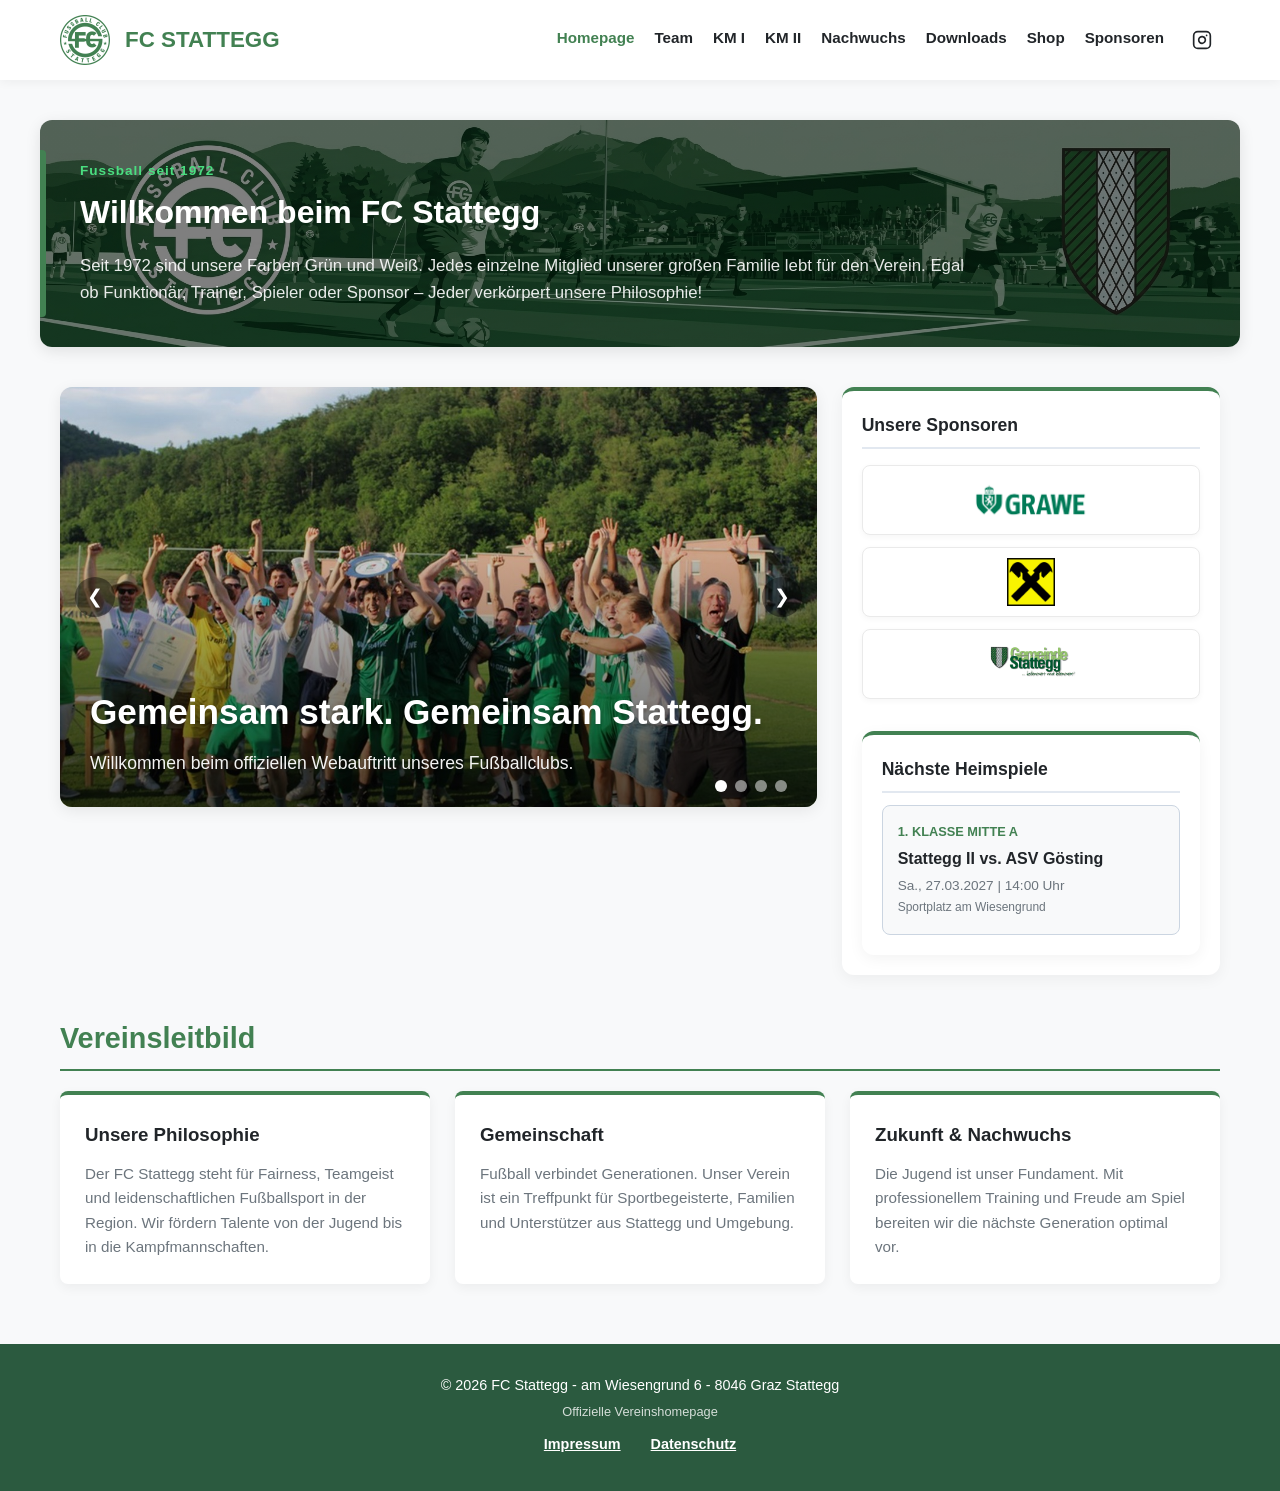
<file: index.html>
<!DOCTYPE html>
<html lang="de">
<head>
    <meta charset="UTF-8">
    <meta name="viewport" content="width=device-width, initial-scale=1.0">
    <title>FC Stattegg - Homepage</title>
    <link rel="icon" type="image/png" href="images/Logo.png">
    <link rel="stylesheet" href="assets/css/style.css">
    <script src="assets/js/site.js" defer></script>
    <script src="assets/js/home.js" defer></script>
</head>
<body>
    <div id="site-header"></div>

    <div class="welcome">
        <span class="welcome-kicker">Fussball seit 1972</span>
        <h2>Willkommen beim FC Stattegg</h2>
        <p>Seit 1972 sind unsere Farben Grün und Weiß. Jedes einzelne Mitglied unserer großen Familie lebt für den Verein. Egal ob Funktionär, Trainer, Spieler oder Sponsor – Jeder verkörpert unsere Philosophie!</p>
    </div>

    <div class="hero-sponsors-grid">
        <!-- Slideshow: wird aus data/slideshow.csv geladen (assets/js/home.js) -->
        <div class="hero-slideshow" id="hero-slideshow-container">
            <div class="loading">Lade Slideshow...</div>
        </div>

        <div class="sponsors-sidebar">
            <h3>Unsere Sponsoren</h3>
            <div id="home-sponsors" class="sponsor-list"></div>


            <!-- Nächste Heimspiele: wird aus data/spiele.csv geladen -->
            <div class="next-games">
                <h3>Nächste Heimspiele</h3>
                <div id="next-games-container">
                    <div class="loading">Lade Spielplan...</div>
                </div>
            </div>
        </div>
    </div>

    <div class="container">
        <h3 class="section-title">Vereinsleitbild</h3>
        <div class="grid-3">
            <div class="card">
                <h3>Unsere Philosophie</h3>
                <p>Der FC Stattegg steht für Fairness, Teamgeist und leidenschaftlichen Fußballsport in der Region. Wir fördern Talente von der Jugend bis in die Kampfmannschaften.</p>
            </div>
            <div class="card">
                <h3>Gemeinschaft</h3>
                <p>Fußball verbindet Generationen. Unser Verein ist ein Treffpunkt für Sportbegeisterte, Familien und Unterstützer aus Stattegg und Umgebung.</p>
            </div>
            <div class="card">
                <h3>Zukunft & Nachwuchs</h3>
                <p>Die Jugend ist unser Fundament. Mit professionellem Training und Freude am Spiel bereiten wir die nächste Generation optimal vor.</p>
            </div>
        </div>
    </div>

    <div id="site-footer"></div>
</body>
</html>
</file>
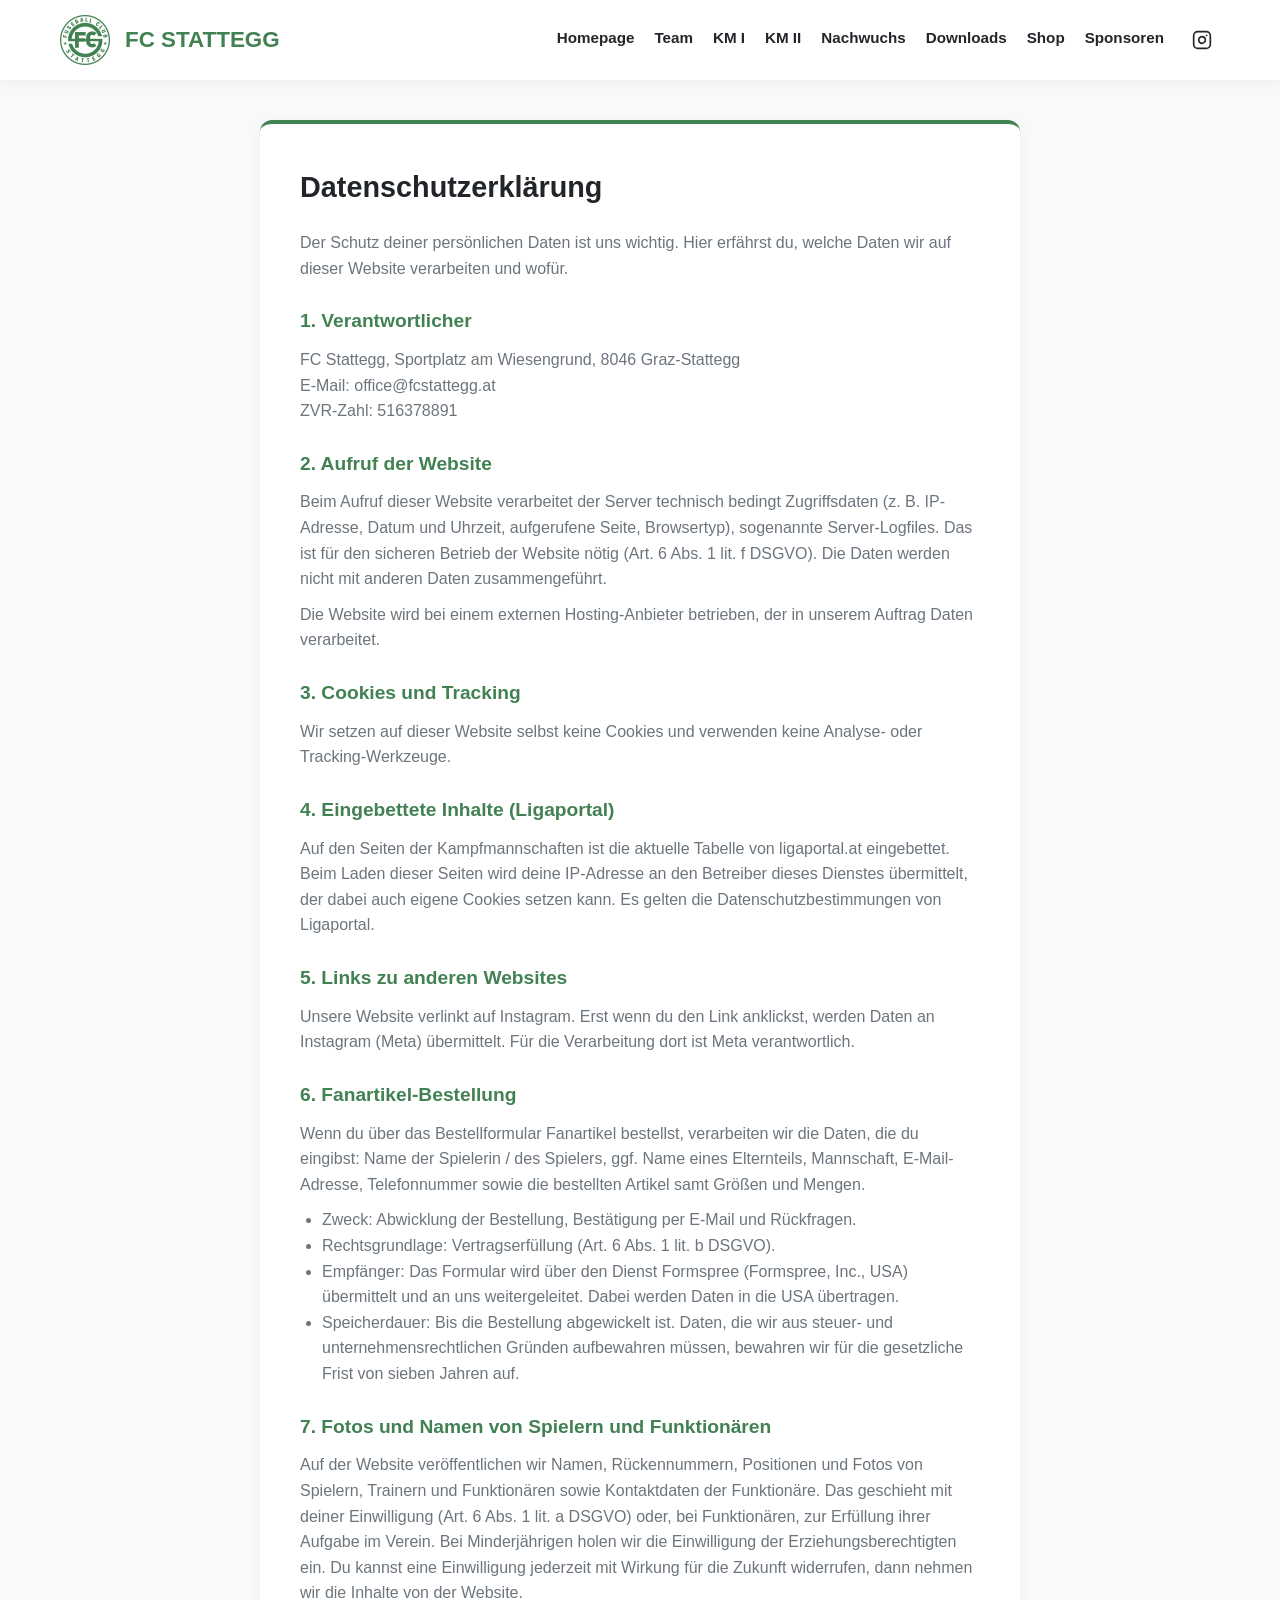
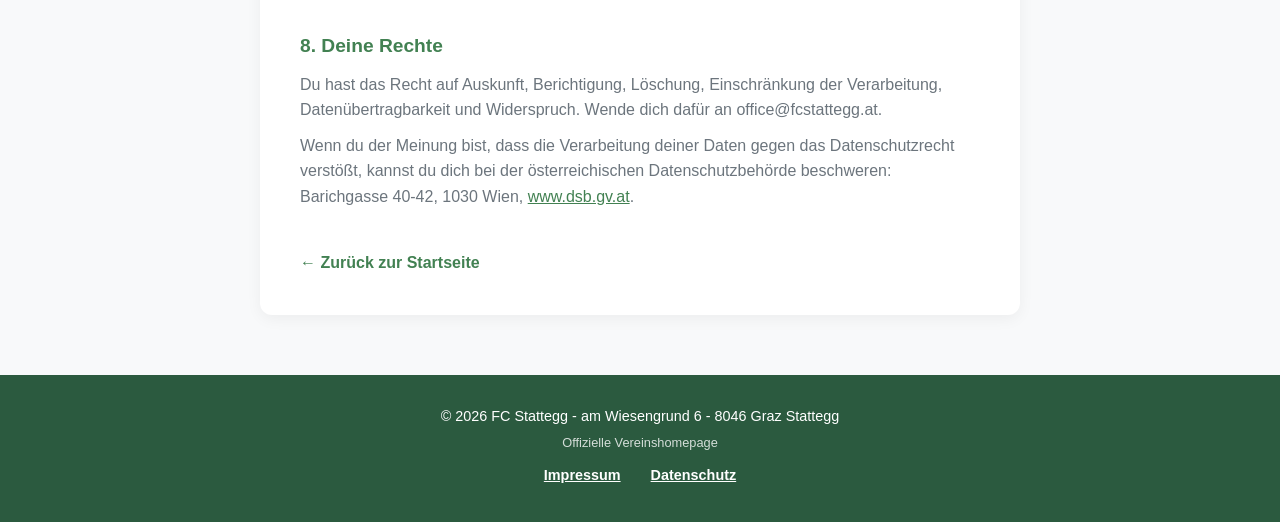
<file: datenschutz.html>
<!DOCTYPE html>
<html lang="de">
<head>
    <meta charset="UTF-8">
    <meta name="viewport" content="width=device-width, initial-scale=1.0">
    <title>Datenschutz - FC Stattegg</title>
    <link rel="icon" type="image/png" href="images/Logo.png">
    <link rel="stylesheet" href="assets/css/style.css">
    <script src="assets/js/site.js" defer></script>
</head>
<body>
    <div id="site-header"></div>

    <!--
        ACHTUNG: Dies ist eine Vorlage, keine Rechtsberatung. Bitte vor der Veröffentlichung
        vom Vorstand prüfen lassen (z. B. mit Hilfe des Verbands oder eines Juristen).
        Offene Punkte sind mit TODO markiert.
    -->
    <div class="container container--legal">
        <div class="legal">
            <h1>Datenschutzerklärung</h1>
            <p>Der Schutz deiner persönlichen Daten ist uns wichtig. Hier erfährst du, welche Daten wir auf dieser Website verarbeiten und wofür.</p>

            <h2>1. Verantwortlicher</h2>
            <p>FC Stattegg, Sportplatz am Wiesengrund, 8046 Graz-Stattegg<br>
               E-Mail: office@fcstattegg.at<br>
               ZVR-Zahl: 516378891</p>

            <h2>2. Aufruf der Website</h2>
            <p>Beim Aufruf dieser Website verarbeitet der Server technisch bedingt Zugriffsdaten (z. B. IP-Adresse, Datum und Uhrzeit, aufgerufene Seite, Browsertyp), sogenannte Server-Logfiles. Das ist für den sicheren Betrieb der Website nötig (Art. 6 Abs. 1 lit. f DSGVO). Die Daten werden nicht mit anderen Daten zusammengeführt.</p>
            <!-- TODO: Hosting-Anbieter namentlich nennen (z. B. GitHub Pages oder Webspace-Anbieter) und dessen Datenschutzerklärung verlinken. -->
            <p>Die Website wird bei einem externen Hosting-Anbieter betrieben, der in unserem Auftrag Daten verarbeitet.</p>

            <h2>3. Cookies und Tracking</h2>
            <p>Wir setzen auf dieser Website selbst keine Cookies und verwenden keine Analyse- oder Tracking-Werkzeuge.</p>

            <h2>4. Eingebettete Inhalte (Ligaportal)</h2>
            <p>Auf den Seiten der Kampfmannschaften ist die aktuelle Tabelle von ligaportal.at eingebettet. Beim Laden dieser Seiten wird deine IP-Adresse an den Betreiber dieses Dienstes übermittelt, der dabei auch eigene Cookies setzen kann. Es gelten die Datenschutzbestimmungen von Ligaportal.</p>

            <h2>5. Links zu anderen Websites</h2>
            <p>Unsere Website verlinkt auf Instagram. Erst wenn du den Link anklickst, werden Daten an Instagram (Meta) übermittelt. Für die Verarbeitung dort ist Meta verantwortlich.</p>

            <h2>6. Fanartikel-Bestellung</h2>
            <p>Wenn du über das Bestellformular Fanartikel bestellst, verarbeiten wir die Daten, die du eingibst: Name der Spielerin / des Spielers, ggf. Name eines Elternteils, Mannschaft, E-Mail-Adresse, Telefonnummer sowie die bestellten Artikel samt Größen und Mengen.</p>
            <ul>
                <li>Zweck: Abwicklung der Bestellung, Bestätigung per E-Mail und Rückfragen.</li>
                <li>Rechtsgrundlage: Vertragserfüllung (Art. 6 Abs. 1 lit. b DSGVO).</li>
                <li>Empfänger: Das Formular wird über den Dienst Formspree (Formspree, Inc., USA) übermittelt und an uns weitergeleitet. Dabei werden Daten in die USA übertragen.</li>
                <li>Speicherdauer: Bis die Bestellung abgewickelt ist. Daten, die wir aus steuer- und unternehmensrechtlichen Gründen aufbewahren müssen, bewahren wir für die gesetzliche Frist von sieben Jahren auf.</li>
            </ul>
            <!-- TODO: Prüfen, ob ein Auftragsverarbeiter-Vertrag mit Formspree abgeschlossen ist und auf welcher Grundlage die Übermittlung in die USA erfolgt. -->

            <h2>7. Fotos und Namen von Spielern und Funktionären</h2>
            <p>Auf der Website veröffentlichen wir Namen, Rückennummern, Positionen und Fotos von Spielern, Trainern und Funktionären sowie Kontaktdaten der Funktionäre. Das geschieht mit deiner Einwilligung (Art. 6 Abs. 1 lit. a DSGVO) oder, bei Funktionären, zur Erfüllung ihrer Aufgabe im Verein. Bei Minderjährigen holen wir die Einwilligung der Erziehungsberechtigten ein. Du kannst eine Einwilligung jederzeit mit Wirkung für die Zukunft widerrufen, dann nehmen wir die Inhalte von der Website.</p>

            <h2>8. Deine Rechte</h2>
            <p>Du hast das Recht auf Auskunft, Berichtigung, Löschung, Einschränkung der Verarbeitung, Datenübertragbarkeit und Widerspruch. Wende dich dafür an office@fcstattegg.at.</p>
            <p>Wenn du der Meinung bist, dass die Verarbeitung deiner Daten gegen das Datenschutzrecht verstößt, kannst du dich bei der österreichischen Datenschutzbehörde beschweren: Barichgasse 40-42, 1030 Wien, <a href="https://www.dsb.gv.at" target="_blank" rel="noopener noreferrer">www.dsb.gv.at</a>.</p>

            <a href="index.html" class="back-link">&larr; Zurück zur Startseite</a>
        </div>
    </div>

    <div id="site-footer"></div>
</body>
</html>
</file>
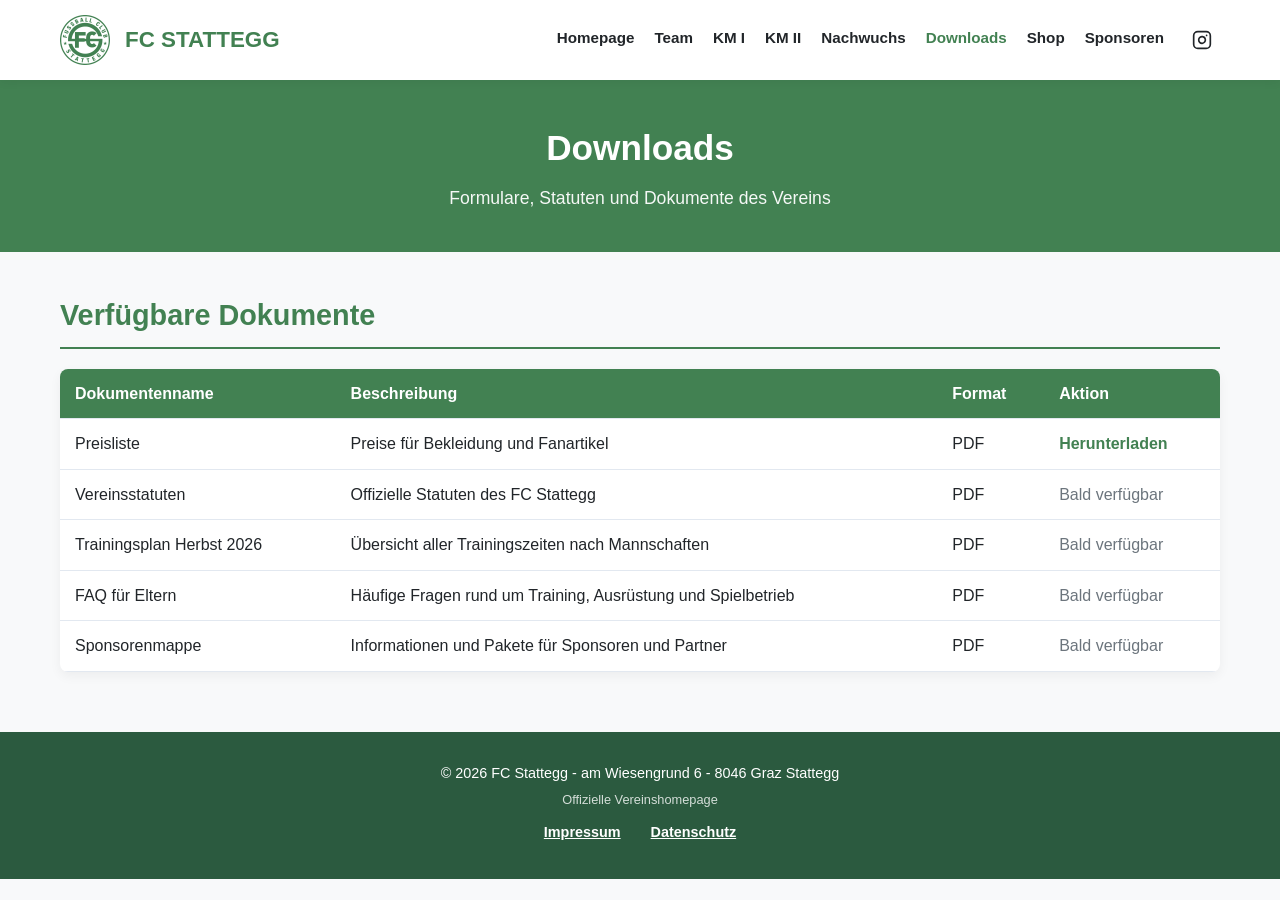
<file: downloads.html>
<!DOCTYPE html>
<html lang="de">
<head>
    <meta charset="UTF-8">
    <meta name="viewport" content="width=device-width, initial-scale=1.0">
    <title>FC Stattegg - Downloads</title>
    <link rel="stylesheet" href="assets/css/style.css">
    <script src="assets/js/site.js" defer></script>
    <script src="assets/js/downloads.js" defer></script>
</head>
<body>
    <div id="site-header"></div>

    <div class="page-header">
        <h2>Downloads</h2>
        <p>Formulare, Statuten und Dokumente des Vereins</p>
    </div>

    <div class="container">
        <h3 class="section-title">Verfügbare Dokumente</h3>
        <table>
            <tr>
                <th>Dokumentenname</th>
                <th>Beschreibung</th>
                <th>Format</th>
                <th>Aktion</th>
            </tr>
            <tbody id="download-rows"><tr><td colspan="4" class="text-center text-muted">Lade Dokumente...</td></tr></tbody>
        </table>
    </div>

    <div id="site-footer"></div>
</body>
</html>
</file>
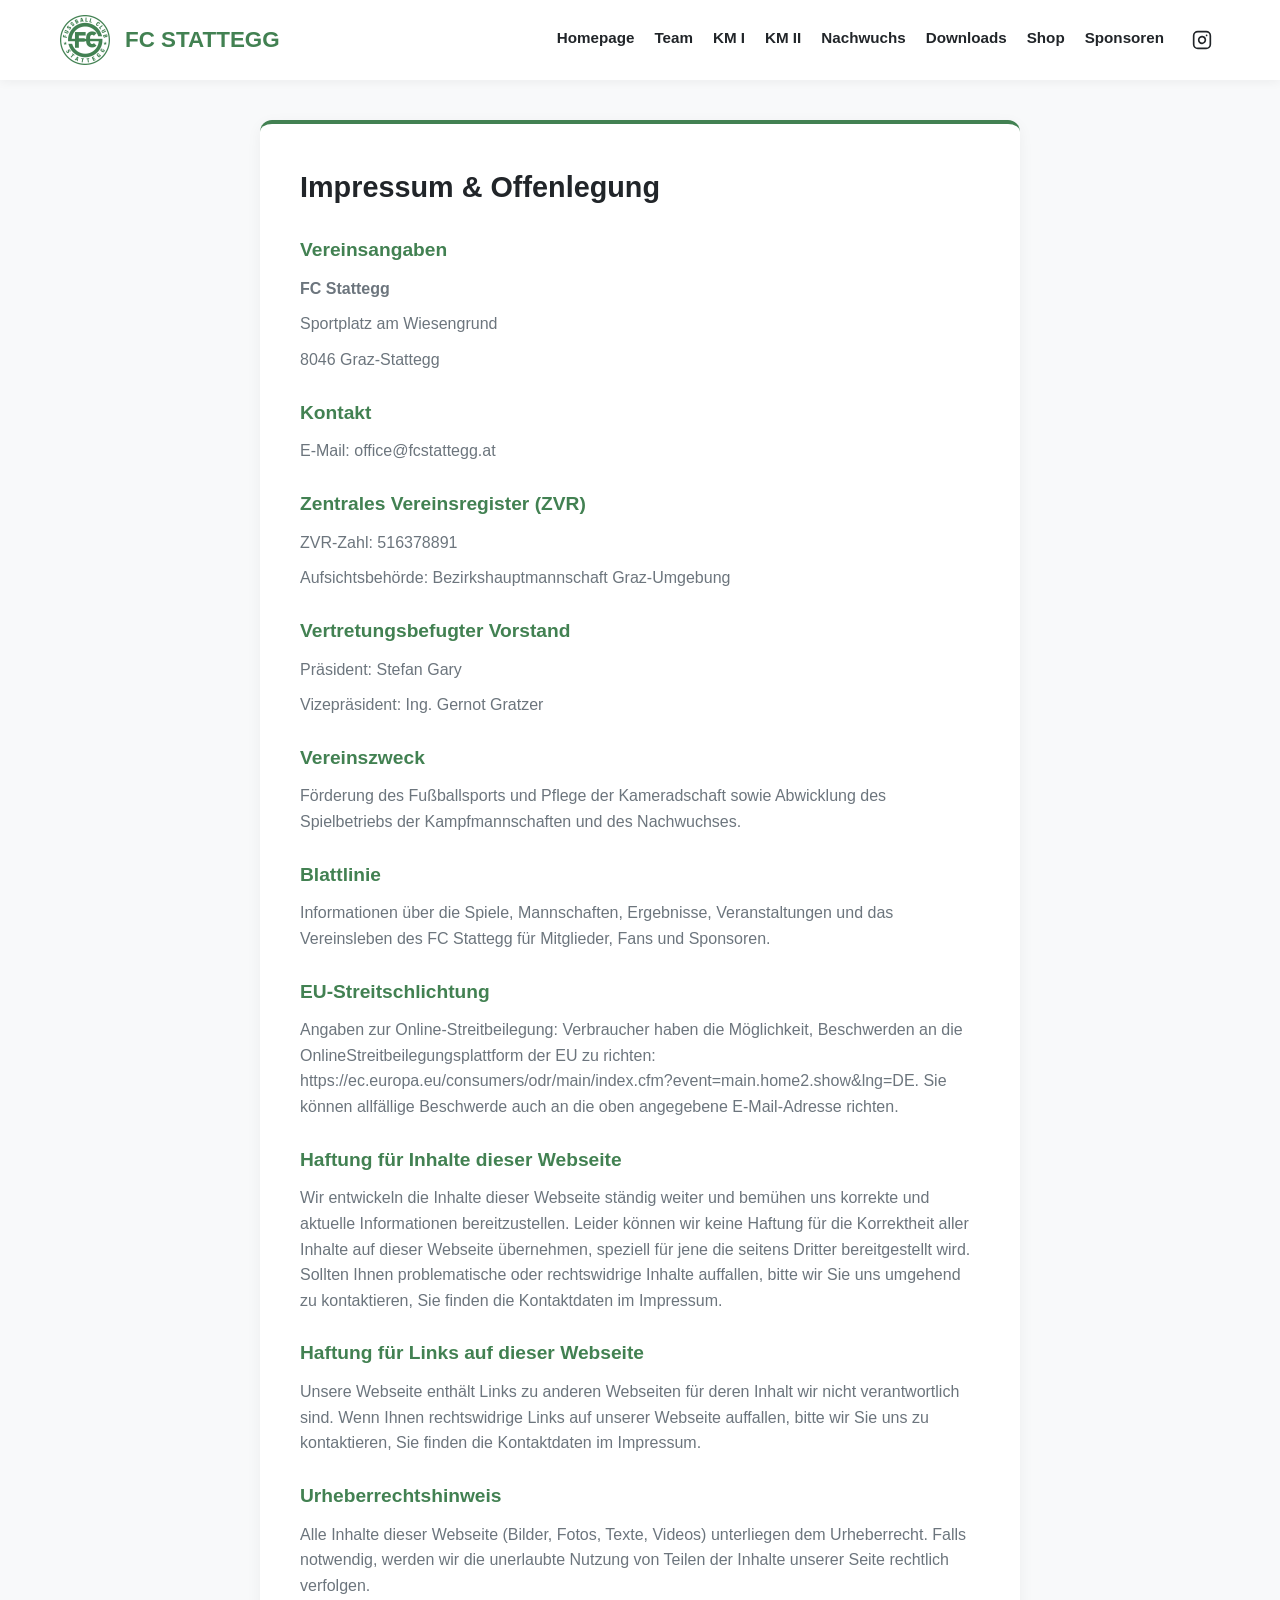
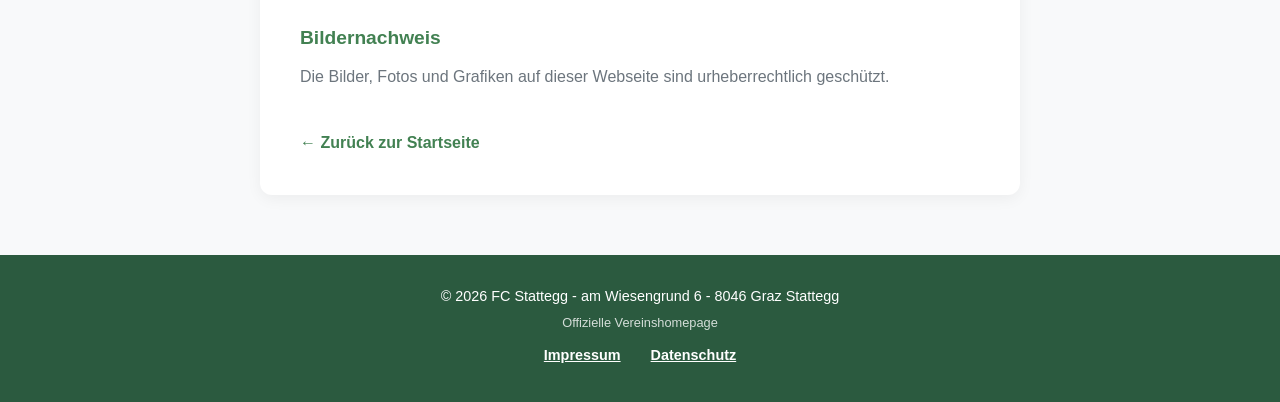
<file: impressum.html>
<!DOCTYPE html>
<html lang="de">
<head>
    <meta charset="UTF-8">
    <meta name="viewport" content="width=device-width, initial-scale=1.0">
    <title>Impressum - FC Stattegg</title>
    <link rel="icon" type="image/png" href="images/Logo.png">
    <link rel="stylesheet" href="assets/css/style.css">
    <script src="assets/js/site.js" defer></script>
</head>
<body>
    <div id="site-header"></div>

    <div class="container container--legal">
    <div class="legal">
        <h1>Impressum & Offenlegung</h1>
        
        <h2>Vereinsangaben</h2>
        <p><strong>FC Stattegg</strong></p>
        <p>Sportplatz am Wiesengrund</p>
        <p>8046 Graz-Stattegg</p>
        
        <h2>Kontakt</h2>
        <p>E-Mail: office@fcstattegg.at</p>

        <h2>Zentrales Vereinsregister (ZVR)</h2>
        <p>ZVR-Zahl: 516378891</p>
        <p>Aufsichtsbehörde: Bezirkshauptmannschaft Graz-Umgebung</p>

        <h2>Vertretungsbefugter Vorstand</h2>
        <p>Präsident: Stefan Gary</p>
        <p>Vizepräsident: Ing. Gernot Gratzer</p>

        <h2>Vereinszweck</h2>
        <p>Förderung des Fußballsports und Pflege der Kameradschaft sowie Abwicklung des Spielbetriebs der Kampfmannschaften und des Nachwuchses.</p>

        <h2>Blattlinie</h2>
        <p>Informationen über die Spiele, Mannschaften, Ergebnisse, Veranstaltungen und das Vereinsleben des FC Stattegg für Mitglieder, Fans und Sponsoren.</p>


        <h2>EU-Streitschlichtung</h2>
        <p>Angaben zur Online-Streitbeilegung: Verbraucher haben die Möglichkeit, Beschwerden an die OnlineStreitbeilegungsplattform der EU zu richten: https://ec.europa.eu/consumers/odr/main/index.cfm?event=main.home2.show&lng=DE. Sie können allfällige Beschwerde auch an die oben angegebene E-Mail-Adresse richten. </p>

 

        <h2>Haftung für Inhalte dieser Webseite</h2>
        <p>Wir entwickeln die Inhalte dieser Webseite ständig weiter und bemühen uns korrekte und aktuelle Informationen bereitzustellen. Leider können wir keine Haftung für die Korrektheit aller Inhalte auf dieser Webseite übernehmen, 
        speziell für jene die seitens Dritter bereitgestellt wird. Sollten Ihnen problematische oder rechtswidrige Inhalte auffallen, bitte wir Sie uns umgehend zu kontaktieren, Sie finden die Kontaktdaten im Impressum.</p>

        <h2>Haftung für Links auf dieser Webseite</h2>
        <p>Unsere Webseite enthält Links zu anderen Webseiten für deren Inhalt wir nicht verantwortlich sind. Wenn Ihnen rechtswidrige Links auf unserer Webseite auffallen, bitte wir Sie uns zu kontaktieren, Sie finden die Kontaktdaten im Impressum.</p>

        <h2>Urheberrechtshinweis</h2>
        <p>Alle Inhalte dieser Webseite (Bilder, Fotos, Texte, Videos) unterliegen dem Urheberrecht. Falls notwendig, werden wir die unerlaubte Nutzung von Teilen der Inhalte unserer Seite rechtlich verfolgen.</p>

        <h2>Bildernachweis</h2>
        <p>Die Bilder, Fotos und Grafiken auf dieser Webseite sind urheberrechtlich geschützt.</p>
        <a href="index.html" class="back-link">&larr; Zurück zur Startseite</a>
    </div>
    </div>

    <div id="site-footer"></div>
</body>
</html>
</file>
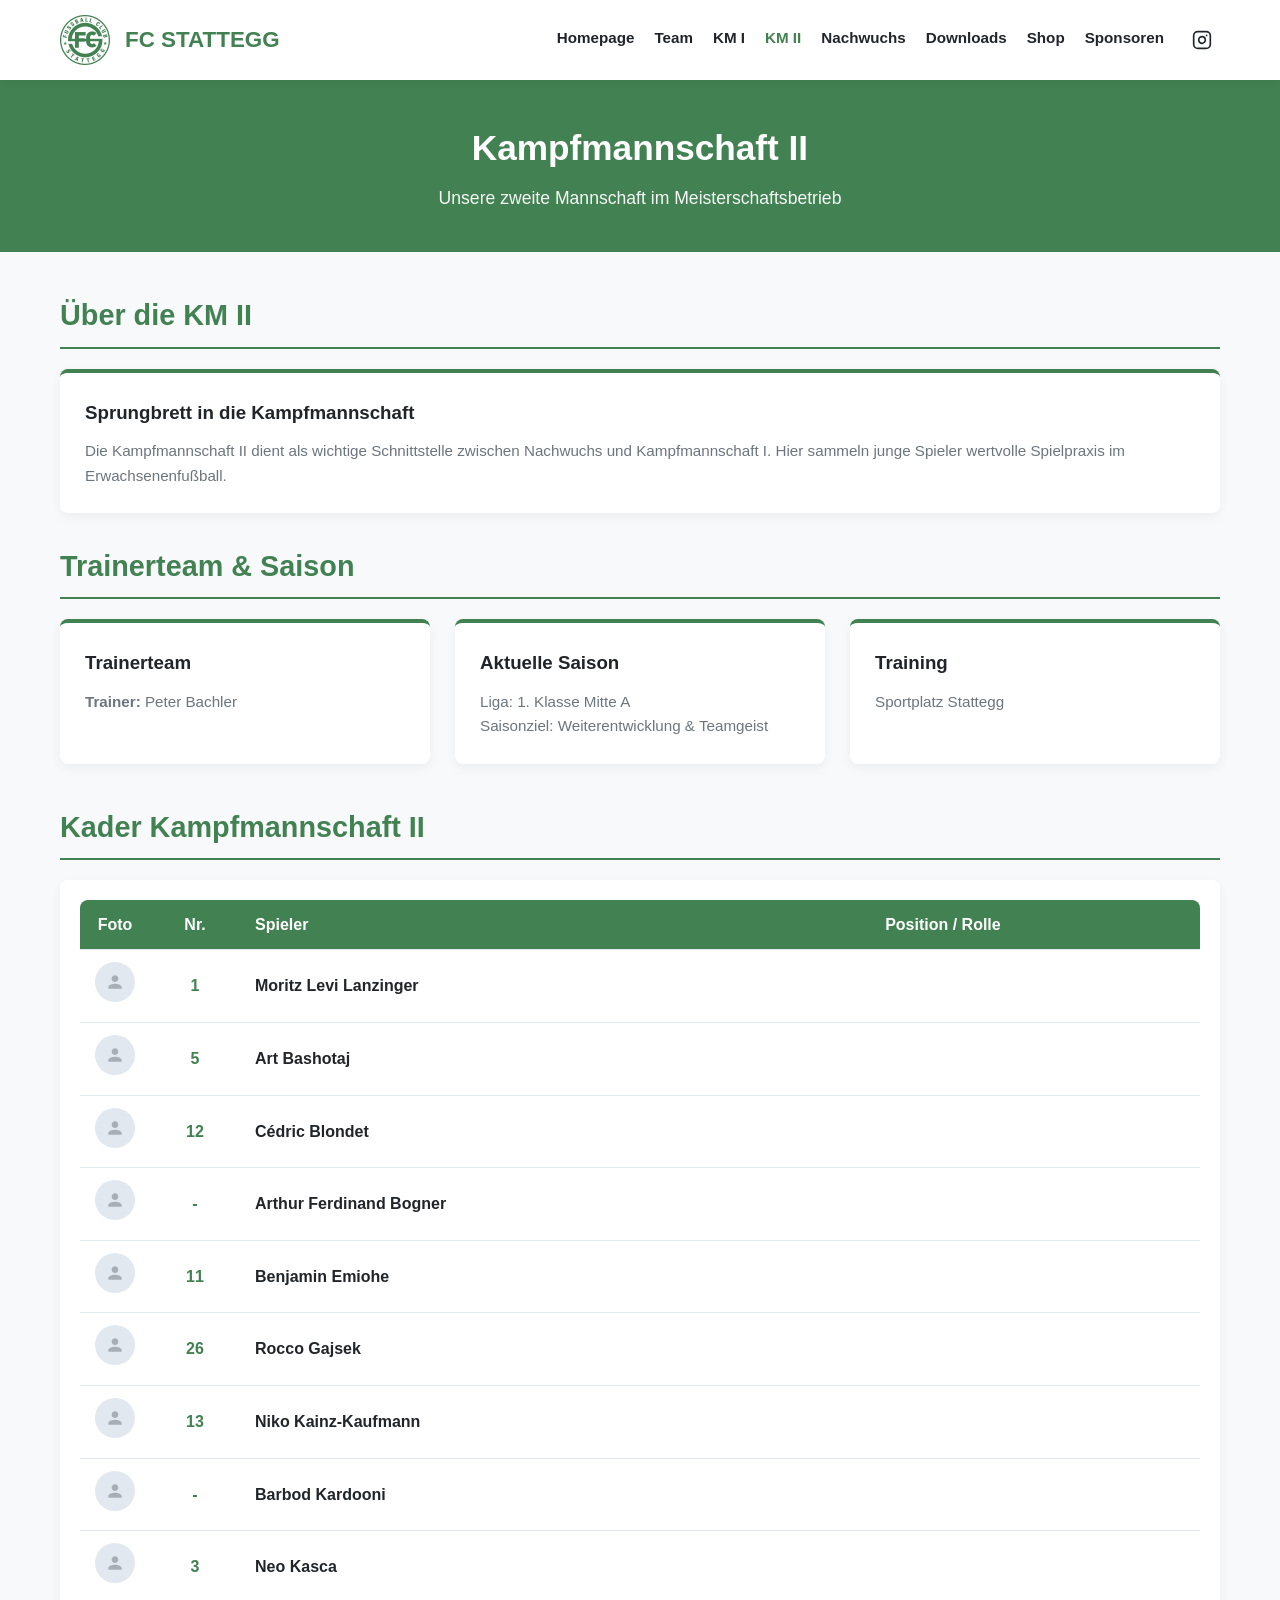
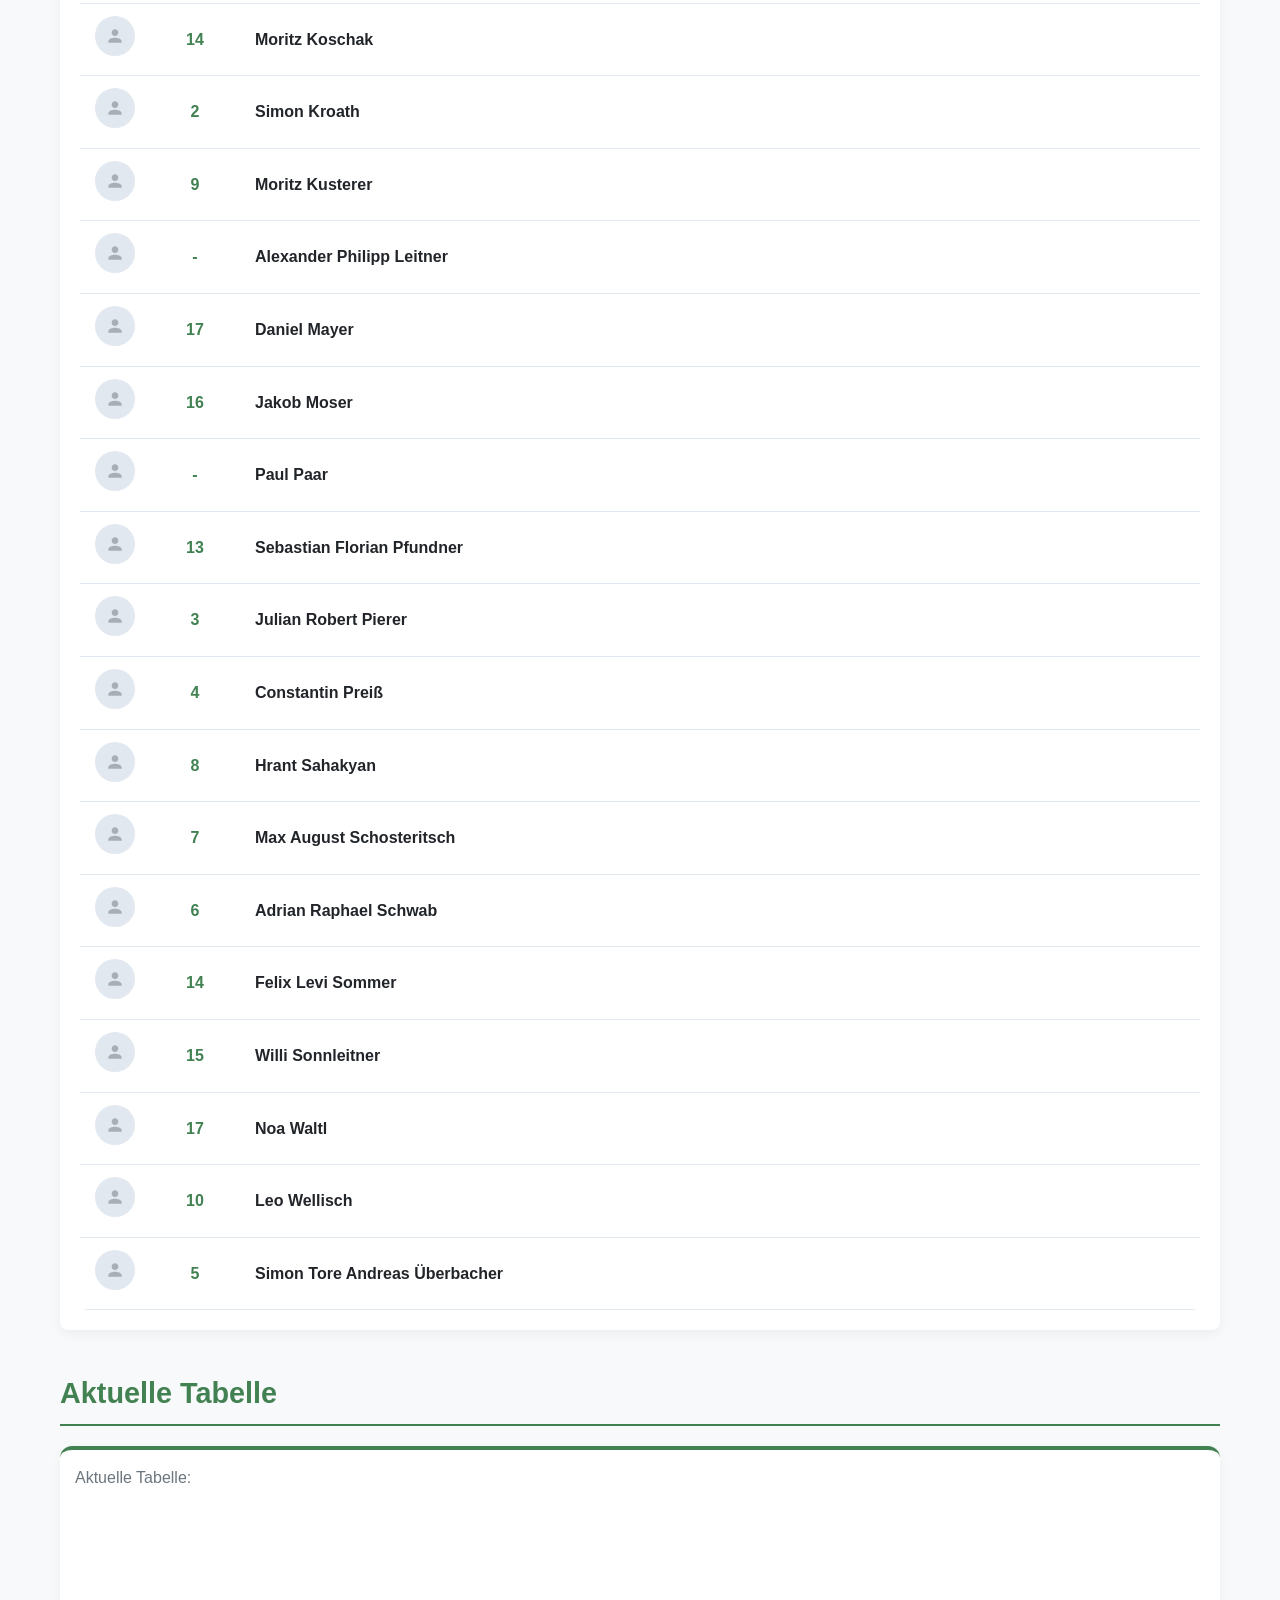
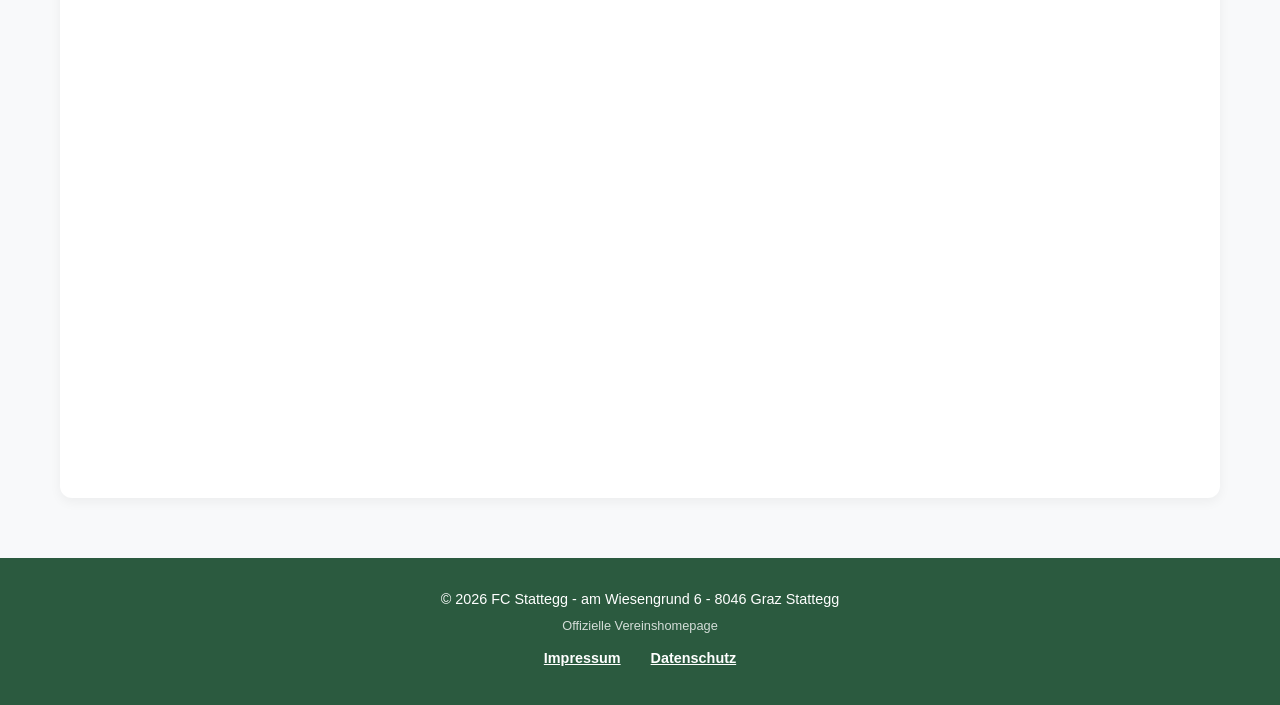
<file: km2.html>
<!DOCTYPE html>
<html lang="de">
<head>
    <meta charset="UTF-8">
    <meta name="viewport" content="width=device-width, initial-scale=1.0">
    <title>FC Stattegg - Kampfmannschaft II</title>
    <link rel="stylesheet" href="assets/css/style.css">
    <script src="assets/js/site.js" defer></script>
    <script src="assets/js/squad.js" defer></script>
</head>
<body>
    <div id="site-header"></div>

    <div class="page-header">
        <h2>Kampfmannschaft II</h2>
        <p>Unsere zweite Mannschaft im Meisterschaftsbetrieb</p>
    </div>

    <div class="container">
        <h3 class="section-title">Über die KM II</h3>
        <div class="card card--mb">
            <h3>Sprungbrett in die Kampfmannschaft</h3>
            <p>Die Kampfmannschaft II dient als wichtige Schnittstelle zwischen Nachwuchs und Kampfmannschaft I. Hier sammeln junge Spieler wertvolle Spielpraxis im Erwachsenenfußball.</p>
        </div>
        <h3 class="section-title">Trainerteam & Saison</h3>
        <div class="grid-3">
            <div class="card">
                <h3>Trainerteam</h3>
                <p><strong>Trainer:</strong> Peter Bachler</p>
            </div>
            <div class="card">
                <h3>Aktuelle Saison</h3>
                <p>Liga: 1. Klasse Mitte A<br>Saisonziel: Weiterentwicklung & Teamgeist</p>
            </div>
            <div class="card">
                <h3>Training</h3>
                <p>Sportplatz Stattegg</p>
            </div>
        </div>

        <h3 class="section-title">Kader Kampfmannschaft II</h3>
        <div class="table-wrap">
            <table>
                <thead>
                    <tr>
                        <th class="col-photo">Foto</th>
                        <th class="col-nr">Nr.</th>
                        <th>Spieler</th>
                        <th>Position / Rolle</th>
                    </tr>
                </thead>
                <tbody id="squad-body" data-csv="data/km2.csv">
                    <tr>
                        <td colspan="4" class="text-center text-muted">Lade Kaderliste...</td>
                    </tr>
                </tbody>
            </table>
        </div>

        <h3 class="section-title">Aktuelle Tabelle</h3>
        <div class="embed-box">
            <p class="text-muted" style="margin-bottom: 12px;">Aktuelle Tabelle:</p>
            <!-- Passe hier bei Bedarf den Ligaportal-Link für KM2 an -->
                <iframe src="https://www.ligaportal.at/stmk/1-klasse/1-klasse-mitte-a/tabelle" title="Tabelle KM II"></iframe>
        </div>
    </div>

    <div id="site-footer"></div>
</body>
</html>
</file>
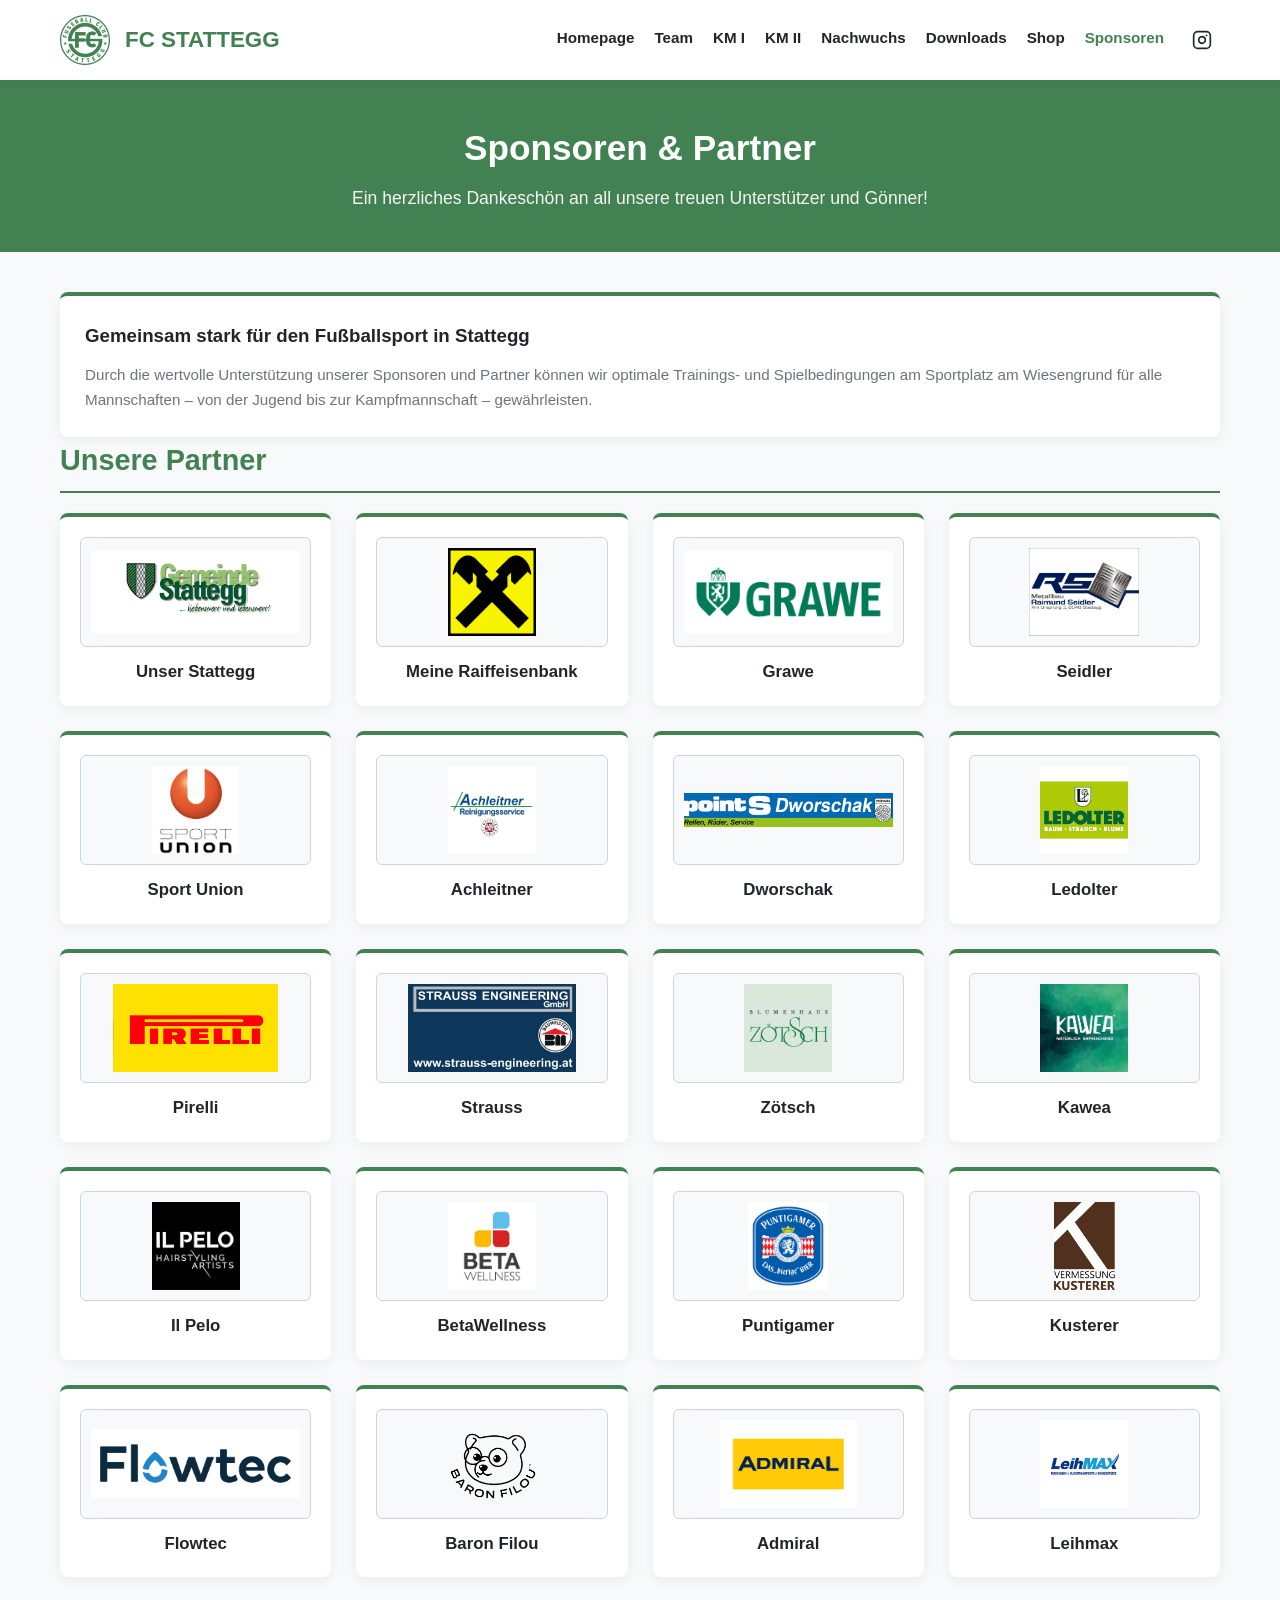
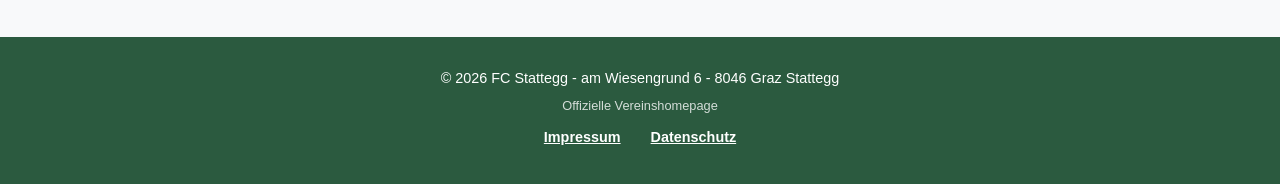
<file: sponsoren.html>
<!DOCTYPE html>
<html lang="de">
<head>
    <meta charset="UTF-8">
    <meta name="viewport" content="width=device-width, initial-scale=1.0">
    <title>Sponsoren & Partner - FC Stattegg</title>
    <link rel="stylesheet" href="assets/css/style.css">
    <script src="assets/js/site.js" defer></script>
    <script src="assets/js/sponsoren.js" defer></script>
</head>
<body>

    <div id="site-header"></div>

    <div class="page-header">
        <h2>Sponsoren & Partner</h2>
        <p>Ein herzliches Dankeschön an all unsere treuen Unterstützer und Gönner!</p>
    </div>

    <div class="container">
        <div class="card">
            <h3>Gemeinsam stark für den Fußballsport in Stattegg</h3>
            <p>Durch die wertvolle Unterstützung unserer Sponsoren und Partner können wir optimale Trainings- und Spielbedingungen am Sportplatz am Wiesengrund für alle Mannschaften – von der Jugend bis zur Kampfmannschaft – gewährleisten.</p>
        </div>

        <h3 class="section-title">Unsere Partner</h3>

        <div class="sponsor-grid" id="sponsor-grid">
            <p class="loading" style="grid-column: 1 / -1;">Lade Partner...</p>
        </div>
    </div>

    <div id="site-footer"></div>

</body>
</html>
</file>
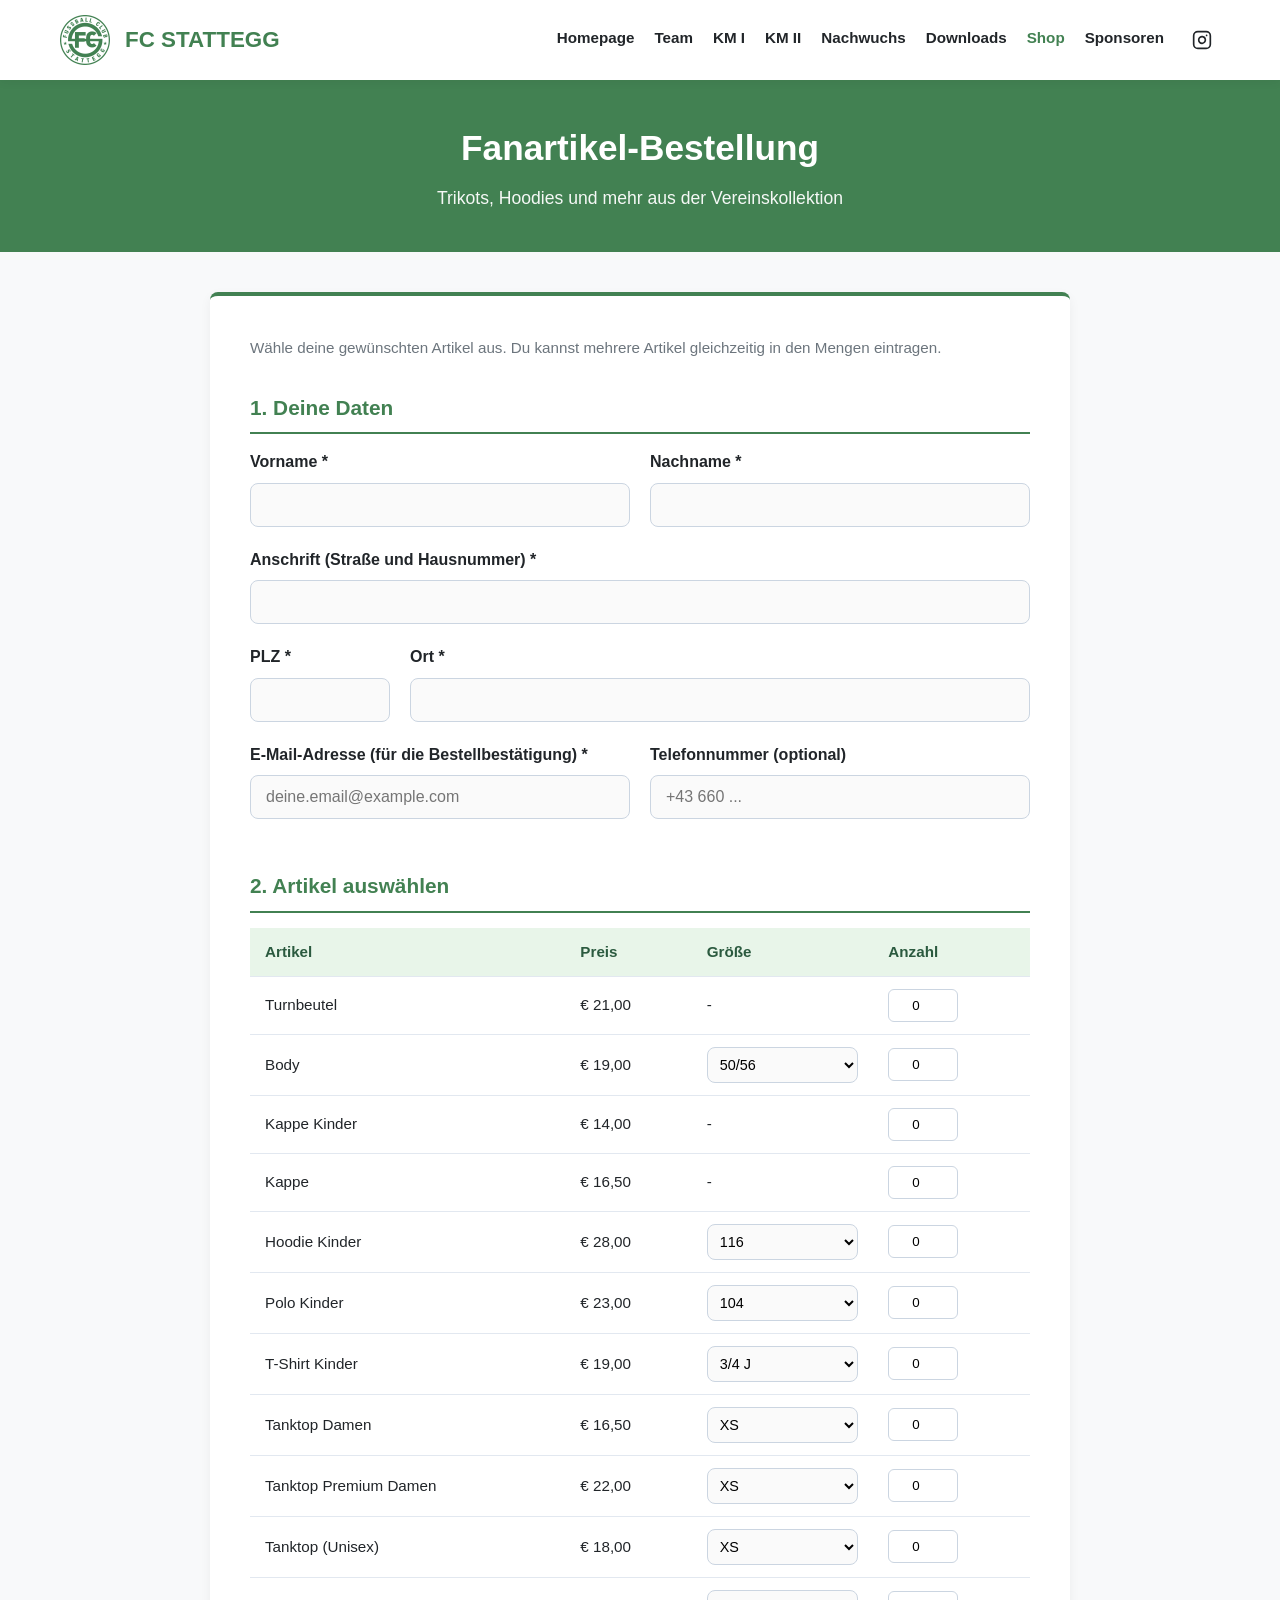
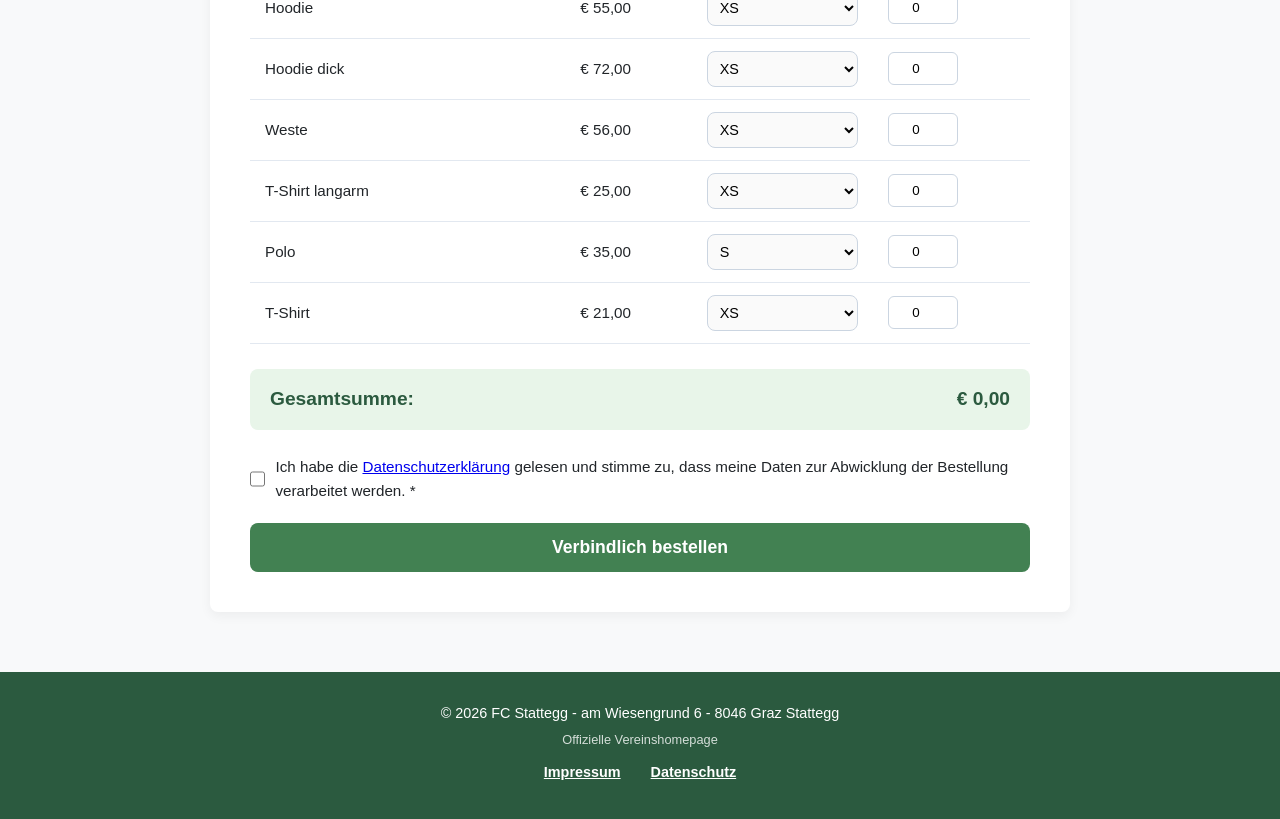
<file: webshop.html>
<!DOCTYPE html>
<html lang="de">
<head>
    <meta charset="UTF-8">
    <meta name="viewport" content="width=device-width, initial-scale=1.0">
    <title>FC Stattegg - Fanartikel-Bestellung</title>
    <link rel="icon" type="image/png" href="images/Logo.png">
    <link rel="stylesheet" href="assets/css/style.css">
    <script src="assets/js/site.js" defer></script>
    <script src="assets/js/shop.js" defer></script>
</head>
<body>
    <div id="site-header"></div>

    <div class="page-header">
        <h2>Fanartikel-Bestellung</h2>
        <p>Trikots, Hoodies und mehr aus der Vereinskollektion</p>
    </div>

    <div class="container container--narrow">
        <div class="card card--form">
            <p class="subtitle">Wähle deine gewünschten Artikel aus. Du kannst mehrere Artikel gleichzeitig in den Mengen eintragen.</p>

            <!-- Formular sendet die Daten an das PHP-Backend -->
            <form action="sendmail.php" method="POST" id="orderForm">
                
                <h2 class="section-title section-title--sm">1. Deine Daten</h2>

                <input type="hidden" name="_subject" value="Neue Fanartikel-Bestellung">

                <div class="row">
                    <div class="col form-group">
                        <label for="vorname">Vorname *</label>
                        <input type="text" id="vorname" name="vorname" required autocomplete="given-name">
                    </div>
                    <div class="col form-group">
                        <label for="nachname">Nachname *</label>
                        <input type="text" id="nachname" name="nachname" required autocomplete="family-name">
                    </div>
                </div>

                <div class="form-group">
                    <label for="anschrift">Anschrift (Straße und Hausnummer) *</label>
                    <input type="text" id="anschrift" name="anschrift" required autocomplete="street-address">
                </div>

                <div class="row">
                    <div class="col col--narrow form-group">
                        <label for="plz">PLZ *</label>
                        <input type="text" id="plz" name="plz" required inputmode="numeric" pattern="[0-9]{4,5}"
                               title="Bitte eine 4- oder 5-stellige Postleitzahl eingeben" autocomplete="postal-code">
                    </div>
                    <div class="col form-group">
                        <label for="ort">Ort *</label>
                        <input type="text" id="ort" name="ort" required autocomplete="address-level2">
                    </div>
                </div>

                <div class="row">
                    <div class="col form-group">
                        <label for="email">E-Mail-Adresse (für die Bestellbestätigung) *</label>
                        <input type="email" id="email" name="email" required placeholder="deine.email@example.com" autocomplete="email">
                    </div>
                    <div class="col form-group">
                        <label for="telefon">Telefonnummer (optional)</label>
                        <input type="tel" id="telefon" name="telefon" placeholder="+43 660 ..." autocomplete="tel">
                    </div>
                </div>

                <h2 class="section-title section-title--sm">2. Artikel auswählen</h2>

                <table class="article-table">
                    <thead>
                        <tr><th>Artikel</th><th>Preis</th><th>Größe</th><th>Anzahl</th></tr>
                    </thead>
                    <tbody id="article-rows">
                        <tr><td colspan="4" class="text-center text-muted">Lade Artikel...</td></tr>
                    </tbody>
                </table>

                <div class="total-box">
                    <span>Gesamtsumme:</span>
                    <span id="totalPrice">€ 0,00</span>
                </div>

                <!-- Versteckte Felder für die Zusammenfassung durch shop.js -->
                <input type="hidden" name="Bestellung" id="orderSummary">
                <input type="hidden" name="Gesamtsumme" id="orderTotal">

                <div class="form-group checkbox-group">
                    <input type="checkbox" id="datenschutz" name="datenschutz" required>
                    <label for="datenschutz">Ich habe die <a href="datenschutz.html" target="_blank">Datenschutzerklärung</a> gelesen und stimme zu, dass meine Daten zur Abwicklung der Bestellung verarbeitet werden. *</label>
                </div>

                <button type="submit" class="btn">Verbindlich bestellen</button>
            </form>
        </div>
    </div>

    <div id="site-footer"></div>
</body>
</html>
</file>
<file: assets/css/style.css>
/* ==========================================================================
   FC Stattegg – zentrales Stylesheet
   Aufbau: 1 Variablen · 2 Reset · 3 Layout · 4 Header/Navigation
           5 Komponenten · 6 Startseite · 7 Team/Nachwuchs/Sponsoren
           8 Formulare/Webshop · 9 Rechtstexte · 10 Footer · 11 Responsive
   ========================================================================== */

/* 1 Variablen ------------------------------------------------------------- */
:root {
    --primary-green: #428152;
    --light-green: #529B73;
    --accent-green: #2B5A3F;
    --bg-light: #F8F9FA;
    --text-dark: #212529;
    --text-muted: #6C757D;
    --white: #FFFFFF;
    --border-color: #CBD5E1;
    --row-border: #E2E8F0;
    --row-hover: #F1F5F9;
    --radius: 8px;
    --radius-lg: 12px;
    --shadow: 0 4px 12px rgba(0,0,0,0.05);
    --shadow-hover: 0 8px 20px rgba(0,0,0,0.08);
    --max-width: 1200px;
}

/* 2 Reset ----------------------------------------------------------------- */
* {
    margin: 0;
    padding: 0;
    box-sizing: border-box;
    font-family: -apple-system, BlinkMacSystemFont, "Segoe UI", Roboto, Helvetica, Arial, sans-serif;
}

body {
    background-color: var(--bg-light);
    color: var(--text-dark);
    line-height: 1.6;
}

/* 3 Layout ---------------------------------------------------------------- */
.container {
    max-width: var(--max-width);
    margin: 40px auto;
    padding: 0 20px;
}
.container--narrow { max-width: 900px; }
.container--legal  { max-width: 800px; }

.page-header {
    background-color: var(--primary-green);
    color: var(--white);
    padding: 40px 20px;
    text-align: center;
}
.page-header h2 { font-size: 2.2rem; margin-bottom: 8px; }
.page-header p  { font-size: 1.1rem; opacity: 0.95; }

.section-title {
    font-size: 1.8rem;
    color: var(--primary-green);
    margin-bottom: 20px;
    border-bottom: 2px solid var(--primary-green);
    padding-bottom: 8px;
}
.section-title--sm { font-size: 1.3rem; margin: 30px 0 15px; }

.grid-3 {
    display: grid;
    grid-template-columns: repeat(auto-fit, minmax(300px, 1fr));
    gap: 25px;
    margin-bottom: 40px;
}

/* 4 Header / Navigation --------------------------------------------------- */
header {
    background-color: var(--white);
    box-shadow: 0 2px 10px rgba(0,0,0,0.05);
    position: sticky;
    top: 0;
    z-index: 1000;
}
.nav-container {
    max-width: var(--max-width);
    margin: 0 auto;
    display: flex;
    justify-content: space-between;
    align-items: center;
    padding: 15px 20px;
    flex-wrap: wrap;
    gap: 15px;
}
.logo-area { display: flex; align-items: center; gap: 15px; }
.logo-area img { height: 50px; width: 50px; object-fit: contain; }
.logo-area h1 { font-size: 1.4rem; color: var(--primary-green); font-weight: 700; }

nav ul { display: flex; list-style: none; gap: 20px; flex-wrap: wrap; }
nav a {
    text-decoration: none;
    color: var(--text-dark);
    font-weight: 600;
    font-size: 0.95rem;
    transition: color 0.2s;
}
nav a:hover, nav a.active { color: var(--primary-green); }
nav a.nav-icon { display: flex; align-items: center; padding: 5px 8px; }
nav a.nav-icon:hover { color: #E1306C; }

/* 5 Komponenten ----------------------------------------------------------- */
.card {
    background: var(--white);
    border-radius: var(--radius);
    padding: 25px;
    box-shadow: var(--shadow);
    border-top: 4px solid var(--primary-green);
}
.card h3 { margin-bottom: 12px; color: var(--text-dark); }
.card p  { color: var(--text-muted); font-size: 0.95rem; }
.card--mb { margin-bottom: 30px; }
.card--intro { border-top: none; border-left: 5px solid var(--primary-green); margin-bottom: 40px; }
.card--form { padding: 40px; }

table {
    width: 100%;
    border-collapse: collapse;
    background: var(--white);
    border-radius: var(--radius);
    overflow: hidden;
    box-shadow: var(--shadow);
    margin-bottom: 30px;
}
th, td { padding: 12px 15px; text-align: left; border-bottom: 1px solid var(--row-border); }
th { background-color: var(--primary-green); color: var(--white); font-weight: 600; }
tr:hover { background-color: var(--row-hover); }

.table-wrap {
    background: var(--white);
    border-radius: var(--radius);
    padding: 20px;
    box-shadow: var(--shadow);
    margin-bottom: 40px;
}
.table-wrap table { box-shadow: none; margin-bottom: 0; }

.embed-box {
    background: var(--white);
    border-radius: var(--radius-lg);
    padding: 15px;
    box-shadow: var(--shadow);
    margin-bottom: 40px;
    border-top: 4px solid var(--primary-green);
    overflow: hidden;
}
.embed-box iframe { width: 100%; height: 580px; border: none; display: block; }

.download-link { color: var(--primary-green); font-weight: 600; text-decoration: none; }
.download-link:hover { text-decoration: underline; }

.btn {
    display: block;
    width: 100%;
    background-color: var(--primary-green);
    color: var(--white);
    border: none;
    padding: 14px 30px;
    font-size: 1.1rem;
    font-weight: 600;
    border-radius: var(--radius);
    cursor: pointer;
    margin-top: 10px;
    transition: background-color 0.2s;
}
.btn:hover { background-color: var(--accent-green); }

/* 6 Startseite ------------------------------------------------------------ */
.hero-sponsors-grid {
    display: grid;
    grid-template-columns: 2fr 1fr;
    gap: 25px;
    max-width: var(--max-width);
    margin: 40px auto 20px auto;
    padding: 0 20px;
}

.sponsors-sidebar {
    background: var(--white);
    border-radius: var(--radius-lg);
    padding: 20px;
    box-shadow: 0 4px 15px rgba(0,0,0,0.05);
    border-top: 4px solid var(--primary-green);
    display: flex;
    flex-direction: column;
    gap: 12px;
}
.sponsors-sidebar h3 {
    font-size: 1.1rem;
    color: var(--text-dark);
    margin-bottom: 4px;
    border-bottom: 2px solid var(--row-border);
    padding-bottom: 8px;
}
.sidebar-sponsor {
    background: var(--white);
    border-radius: var(--radius);
    height: 70px;
    display: flex;
    align-items: center;
    justify-content: center;
    padding: 10px 15px;
    box-shadow: 0 2px 6px rgba(0,0,0,0.04);
    transition: transform 0.2s, box-shadow 0.2s;
    text-decoration: none;
    border: 1px solid #EAEAEA;
}
.sidebar-sponsor:hover {
    transform: translateY(-2px);
    box-shadow: 0 4px 12px rgba(0,0,0,0.08);
    border-color: var(--primary-green);
}
.sidebar-sponsor img { max-height: 100%; max-width: 100%; object-fit: contain; display: block; }

/* Slideshow */
.hero-slideshow {
    position: relative;
    height: 420px;
    border-radius: var(--radius-lg);
    overflow: hidden;
    box-shadow: 0 4px 15px rgba(0,0,0,0.08);
}
.slide {
    position: absolute;
    inset: 0;
    background-size: cover;
    background-position: center;
    display: flex;
    align-items: flex-end;
    color: var(--white);
    opacity: 0;
    transition: opacity 1s ease-in-out;
    z-index: 1;
    text-decoration: none;
}
.slide.active { opacity: 1; z-index: 2; }
.slide::before {
    content: '';
    position: absolute;
    inset: 0;
    background: linear-gradient(to top, rgba(0,0,0,0.7) 0%, rgba(0,0,0,0.2) 60%, rgba(0,0,0,0.1) 100%);
    z-index: 1;
}
.slide { background-color: var(--accent-green); }
.slide-content { position: relative; z-index: 2; padding: 30px; width: 100%; }
.slide-content h2 { font-size: 2.2rem; margin-bottom: 8px; color: var(--white); text-shadow: 0 2px 4px rgba(0,0,0,0.3); }
.slide-content p  { font-size: 1.1rem; color: var(--white); opacity: 0.95; }

.slideshow-btn {
    position: absolute;
    top: 50%;
    transform: translateY(-50%);
    background: rgba(0,0,0,0.4);
    color: var(--white);
    border: none;
    width: 40px;
    height: 40px;
    border-radius: 50%;
    cursor: pointer;
    z-index: 10;
    display: flex;
    align-items: center;
    justify-content: center;
    font-size: 1.2rem;
    transition: background 0.2s;
}
.slideshow-btn:hover { background: rgba(59,122,87,0.8); }
.prev-btn { left: 15px; }
.next-btn { right: 15px; }

.slideshow-dots { position: absolute; bottom: 15px; right: 30px; z-index: 10; display: flex; gap: 8px; }
.dot {
    width: 12px;
    height: 12px;
    border-radius: 50%;
    background: rgba(255,255,255,0.5);
    cursor: pointer;
    transition: background 0.2s;
}
.dot.active { background: var(--white); }

/* 7 Team / Nachwuchs / Sponsoren ------------------------------------------ */
.team-grid {
    display: grid;
    grid-template-columns: repeat(auto-fit, minmax(260px, 1fr));
    gap: 25px;
    margin-bottom: 50px;
}
.team-grid--youth { grid-template-columns: repeat(auto-fit, minmax(240px, 1fr)); }

.team-card {
    background: var(--white);
    border-radius: var(--radius-lg);
    padding: 20px;
    box-shadow: var(--shadow);
    text-align: center;
    border-top: 4px solid var(--primary-green);
    display: flex;
    flex-direction: column;
    align-items: center;
}
.team-card h4 { font-size: 1.1rem; color: var(--text-dark); margin-bottom: 4px; }
.team-card p  { color: var(--light-green); font-weight: 600; font-size: 0.95rem; }

.team-avatar {
    width: 100%;
    height: 220px;
    background-color: var(--bg-light);
    border-radius: var(--radius);
    position: relative;
    overflow: hidden;
    margin-bottom: 15px;
}
.team-avatar img { width: 100%; height: 100%; object-fit: cover; }

/* Kontakt-Overlay (Hover) */
.team-overlay {
    position: absolute;
    inset: 0;
    background: rgba(43,90,63,0.92);
    color: var(--white);
    display: flex;
    align-items: center;
    justify-content: center;
    opacity: 0;
    transition: opacity 0.3s ease-in-out;
    padding: 20px;
    text-align: center;
    pointer-events: none;
}
.team-avatar:hover .team-overlay,
.team-avatar:focus-within .team-overlay { opacity: 1; pointer-events: auto; }
.contact-info p { margin: 8px 0; font-size: 0.95rem; color: var(--white); }
.contact-info a { color: var(--white); text-decoration: underline; }
.contact-info a:hover { color: var(--row-border); }

/* Jugendteams: kleinere Bilder mit Rahmen und Beschriftung als Fallback */
.team-grid--youth .team-card { border-radius: var(--radius); transition: transform 0.2s, box-shadow 0.2s; }
.team-grid--youth .team-card:hover { transform: translateY(-4px); box-shadow: var(--shadow-hover); }
.team-grid--youth .team-avatar {
    height: auto;
    aspect-ratio: 4 / 3;
    cursor: zoom-in;
    border-radius: 6px;
    border: 1px solid var(--border-color);
    display: flex;
    align-items: center;
    justify-content: center;
    color: var(--text-muted);
    font-weight: 600;
}
.team-grid--youth .team-card p { font-size: 0.9rem; }

/* Kader-Tabellen (KM I / KM II) */
.player-photo {
    width: 40px;
    height: 40px;
    border-radius: 50%;
    background: var(--row-border);
    display: inline-flex;
    align-items: center;
    justify-content: center;
    overflow: hidden;
    color: var(--text-muted);
    position: relative;
}
.player-photo img { width: 100%; height: 100%; object-fit: cover; }
.player-number { text-align: center; font-weight: 700; color: var(--primary-green); }
.player-name { font-weight: 600; }
.text-center { text-align: center; }
.text-muted  { color: var(--text-muted); }
.text-error  { color: #B91C1C; }

/* Sponsoren */
.sponsor-grid {
    display: grid;
    grid-template-columns: repeat(auto-fit, minmax(260px, 1fr));
    gap: 25px;
    margin-bottom: 50px;
}
.sponsor-card {
    background: var(--white);
    border-radius: var(--radius);
    padding: 20px;
    box-shadow: var(--shadow);
    text-align: center;
    border-top: 4px solid var(--primary-green);
    display: flex;
    flex-direction: column;
    align-items: center;
    justify-content: space-between;
    transition: transform 0.2s, box-shadow 0.2s;
}
.sponsor-card:hover { transform: translateY(-4px); box-shadow: var(--shadow-hover); }
.sponsor-card h4 { font-size: 1.05rem; color: var(--text-dark); }
.sponsor-logo-container {
    width: 100%;
    height: 110px;
    background-color: var(--bg-light);
    border-radius: 6px;
    display: flex;
    align-items: center;
    justify-content: center;
    padding: 10px;
    margin-bottom: 12px;
    border: 1px solid var(--border-color);
}
.sponsor-logo-container img { max-height: 100%; max-width: 100%; object-fit: contain; }

/* 8 Formulare / Webshop --------------------------------------------------- */
.subtitle { color: var(--text-muted); margin-bottom: 30px; font-size: 1.05rem; }

.form-group { margin-bottom: 20px; }
label { display: block; font-weight: 600; margin-bottom: 8px; color: var(--text-dark); }

input[type="text"],
input[type="email"],
input[type="tel"],
select {
    width: 100%;
    padding: 12px 15px;
    border: 1px solid var(--border-color);
    border-radius: var(--radius);
    font-size: 1rem;
    background-color: #FAFAFA;
    transition: border-color 0.2s, background-color 0.2s;
}
input:focus, select:focus {
    outline: none;
    border-color: var(--primary-green);
    background-color: var(--white);
}

.row { display: flex; gap: 20px; }
.col { flex: 1; }
.col--narrow { flex: 0 0 140px; }



.article-table { margin-top: 10px; margin-bottom: 20px; box-shadow: none; border-radius: 0; }
.article-table th { background-color: #E8F5E9; color: var(--accent-green); }
.article-table th, .article-table td { font-size: 0.95rem; }
.article-table input[type="number"] {
    width: 70px;
    padding: 8px;
    text-align: center;
    border: 1px solid var(--border-color);
    border-radius: 6px;
}
.article-table select { padding: 8px; font-size: 0.9rem; }

.total-box {
    background: #E8F5E9;
    padding: 15px 20px;
    border-radius: var(--radius);
    display: flex;
    justify-content: space-between;
    align-items: center;
    font-size: 1.2rem;
    font-weight: bold;
    color: var(--accent-green);
    margin: 25px 0;
}

.checkbox-group { display: flex; align-items: center; gap: 10px; margin-top: 15px; }
.checkbox-group input { width: 18px; height: 18px; accent-color: var(--primary-green); }
.checkbox-group label { font-weight: normal; font-size: 0.95rem; margin-bottom: 0; }

/* 9 Rechtstexte (Impressum, Datenschutz) ---------------------------------- */
.legal {
    background: var(--white);
    padding: 40px;
    border-radius: var(--radius-lg);
    box-shadow: 0 4px 15px rgba(0,0,0,0.05);
    border-top: 4px solid var(--primary-green);
}
.legal h1 { font-size: 1.8rem; margin-bottom: 20px; color: var(--text-dark); }
.legal h2 { color: var(--primary-green); font-size: 1.2rem; margin-top: 25px; margin-bottom: 10px; }
.legal p  { color: var(--text-muted); margin-bottom: 10px; }
.back-link { display: inline-block; margin-top: 30px; color: var(--primary-green); text-decoration: none; font-weight: bold; }
.back-link:hover { text-decoration: underline; }

/* 10 Footer --------------------------------------------------------------- */
footer {
    background-color: var(--accent-green);
    color: var(--white);
    text-align: center;
    padding: 30px 20px;
    margin-top: 60px;
    font-size: 0.9rem;
}
footer p { margin-bottom: 5px; }
footer a { color: var(--white); font-weight: bold; text-decoration: underline; margin: 0 15px; }
.footer-small { font-size: 0.8rem; opacity: 0.8; margin-top: 5px; }

/* 11 Responsive ----------------------------------------------------------- */
@media (max-width: 900px) {
    .hero-sponsors-grid { grid-template-columns: 1fr; }
}
@media (max-width: 768px) {
    .row { flex-direction: column; gap: 0; }
    .col--narrow { flex: 1; }
    .card--form, .legal { padding: 20px; }
    .article-table { display: block; overflow-x: auto; }
    .hero-slideshow { height: 320px; }
    .slide-content h2 { font-size: 1.6rem; }
}

/* 12 Ergänzungen Schritt 2 (Startseite, Footer-Links) --------------------- */
.welcome {
    position: relative;
    background: linear-gradient(rgba(0,0,0,0.5), rgba(0,0,0,0.5)), url('../../images/banner.jpg') center/cover no-repeat;
    border-radius: var(--radius-lg);
    padding: 40px 30px 40px 40px;
    margin: 40px auto 30px auto;
    max-width: var(--max-width);
    color: var(--white);
    box-shadow: 0 4px 15px rgba(0,0,0,0.1);
}
.welcome::before {
    content: '';
    position: absolute;
    left: 0; top: 30px; bottom: 30px;
    width: 6px;
    background: var(--primary-green);
    border-radius: 0 4px 4px 0;
}
.welcome-kicker { font-size: 0.85rem; letter-spacing: 1px; color: #4ADE80; font-weight: bold; display: block; margin-bottom: 5px; }
.welcome h2 { font-size: 2rem; margin: 0 0 15px 0; font-weight: 700; }
.welcome p { font-size: 1.05rem; line-height: 1.6; color: rgba(255,255,255,0.9); max-width: 900px; }

.next-games {
    background: var(--white);
    border-radius: var(--radius-lg);
    padding: 20px;
    box-shadow: 0 4px 15px rgba(0,0,0,0.05);
    border-top: 4px solid var(--primary-green);
    margin-top: 20px;
}
.next-games h3 {
    font-size: 1.1rem;
    color: var(--text-dark);
    margin-bottom: 12px;
    border-bottom: 2px solid var(--row-border);
    padding-bottom: 8px;
}
#next-games-container {
    position: relative;
    height: 130px;
    border-radius: var(--radius);
    overflow: hidden;
    background: var(--bg-light);
    border: 1px solid var(--border-color);
}
.mini-slide {
    position: absolute;
    inset: 0;
    padding: 15px;
    display: flex;
    flex-direction: column;
    justify-content: center;
    opacity: 0;
    transition: opacity 0.8s ease-in-out;
}
.mini-slide.active { opacity: 1; }
.mini-slide-label { font-size: 0.8rem; color: var(--primary-green); font-weight: bold; text-transform: uppercase; }
.mini-slide h4 { font-size: 1rem; color: var(--text-dark); margin: 3px 0; }
.mini-slide p { font-size: 0.85rem; color: var(--text-muted); }
.mini-slide small { font-size: 0.75rem; color: var(--text-muted); margin-top: 2px; }
.next-games-empty, .loading {
    padding: 15px;
    text-align: center;
    color: var(--text-muted);
    font-size: 0.9rem;
    display: flex;
    align-items: center;
    justify-content: center;
    height: 100%;
}
.footer-links { margin-top: 10px; }

/* 13 Fotos mit Ersatzanzeige, Spalten, Links (Schritt 3-5) ----------------- */
.fallback {
    display: none;
    position: absolute;
    inset: 0;
    align-items: center;
    justify-content: center;
    color: var(--text-muted);
    font-weight: 600;
}
.img-missing > .fallback { display: flex; }
.col-photo { width: 70px; text-align: center; }
.col-nr    { width: 90px; text-align: center; }
a.sponsor-card { text-decoration: none; color: inherit; }
.notice {
    background: #FFF8E1;
    border-left: 5px solid #F59E0B;
    border-radius: var(--radius);
    padding: 15px 20px;
    margin-bottom: 25px;
    color: #5B4300;
}
.legal ul { margin: 0 0 10px 22px; color: var(--text-muted); }
.legal a { color: var(--primary-green); }
.sponsor-list { display: flex; flex-direction: column; gap: 12px; }
.sidebar-sponsor, .sponsor-logo-container { position: relative; }

/* 14 Nachwuchs: Foto vergrößern (Lightbox) + Trainer-Kontakt ---------------- */
.team-grid--youth .team-avatar:focus-visible { outline: 3px solid var(--primary-green); outline-offset: 2px; }
.team-grid--youth .team-overlay { flex-direction: column; gap: 10px; }
.team-overlay .trainer { margin: 0; }
.team-overlay .trainer + .trainer { margin-top: 10px; }
.team-overlay .trainer strong { display: block; }
.team-overlay .trainer a { display: block; color: var(--white); text-decoration: underline; font-size: 0.9rem; }

dialog.lightbox {
    border: none;
    background: transparent;
    padding: 0;
    max-width: 96vw;
    max-height: 96vh;
    overflow: visible;
    margin: auto;
    text-align: center;
}
dialog.lightbox::backdrop { background: rgba(0,0,0,0.85); }
.lightbox img { max-width: 94vw; max-height: 78vh; border-radius: var(--radius); display: block; margin: 0 auto; background: var(--white); }
.lightbox figcaption { color: var(--white); margin-top: 12px; font-size: 0.95rem; line-height: 1.5; }
.lightbox figcaption strong { font-size: 1.15rem; }
.lightbox figcaption a { color: var(--white); text-decoration: underline; margin: 0 6px; white-space: nowrap; }
.lightbox-close {
    position: absolute;
    top: -14px; right: -14px;
    width: 40px; height: 40px;
    border-radius: 50%;
    border: none;
    background: var(--white);
    color: var(--text-dark);
    font-size: 1.4rem;
    line-height: 1;
    cursor: pointer;
    box-shadow: 0 2px 8px rgba(0,0,0,0.4);
}
.lightbox-close:hover { background: var(--row-hover); }
@media (max-width: 768px) { .lightbox-close { top: 6px; right: 6px; } }
</file>
